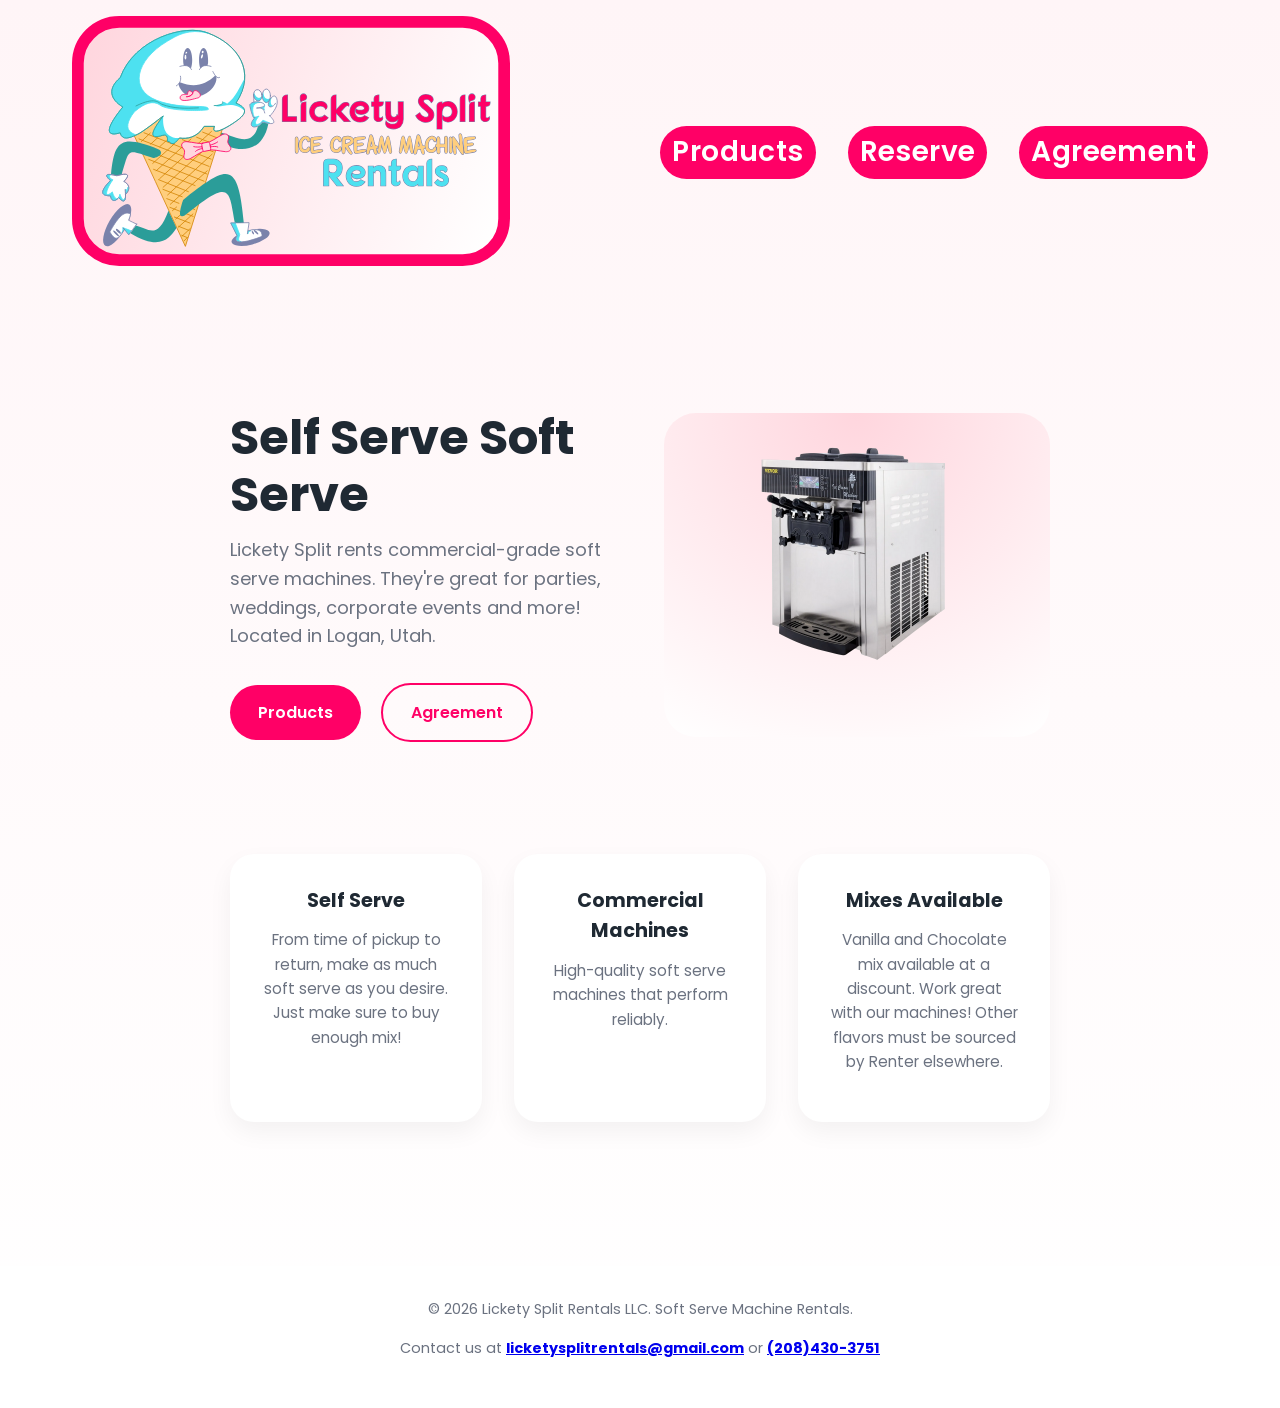
<file: index.html>
<!DOCTYPE html>
<html lang="en">
<head>
  <meta charset="UTF-8" />
  <meta name="viewport" content="width=device-width, initial-scale=1.0" />
  <title>Lickety Split | Soft Serve Machine Rentals</title>
  <meta name="description" content="Lickety Split rents premium soft serve ice cream machines for parties, events, and businesses." />
  <link href="https://fonts.googleapis.com/css2?family=Poppins:wght@300;400;600;700&display=swap" rel="stylesheet">
  
  <link rel="stylesheet" href="/assets/css/styles.css">
</head>
<body>

  <header class="site-header">
    <div class="logo" >
      <a href="/"><img src="/assets/img/LicketySplitLogo.svg" alt="Licket Split Logo" /></a>
    </div>
    <nav class="desktop-nav">
      
      <a href="/products.html">Products</a>
      <a href="/available.html">Reserve</a>
      <a href="/rental_agreement.html">Agreement</a>
    </nav>

    <button class="menu-toggle" aria-label="Open menu">
      Menu
    </button>

    <nav class="mobile-nav">
      <button class="close-menu menu-toggle">
        Close Menu
      </button>
      <a href="/" class="cta active">Home</a>
      
      <a href="/products.html" class="cta">Products</a>
      <a href="/available.html" class="cta">Reserve</a>
      <a href="/rental_agreement.html" class="cta">Agreement</a>
    </nav>
  </header>

  <main>
    <section class="hero">
      <div>
        <h1>Self Serve Soft Serve</h1>
        <p>
          Lickety Split rents commercial-grade soft serve machines. They're great for parties, weddings,
          corporate events and more! Located in Logan, Utah.
        </p>
        <a href="products.html" class="cta">Products</a>
        <a href="rental_agreement.html" class="cta secondary">Agreement</a>
      </div>
      <div class="hero-image"><img src="assets/img/doubleswirl.png" alt="Double Swirl Soft Serve Machine" width="200"></div>
    </section>

    <section id="features" class="features">
      <div class="feature">
        <h3>Self Serve</h3>
        <p>From time of pickup to return, make as much soft serve as you desire. Just make sure to buy enough mix!</p>
      </div>
      <div class="feature">
        <h3>Commercial Machines</h3>
        <p>High-quality soft serve machines that perform reliably.</p>
      </div>
      <div class="feature">
        <h3>Mixes Available</h3>
        <p>Vanilla and Chocolate mix available at a discount. Work great with our machines! Other flavors must be sourced by Renter elsewhere.</p>
      </div>
    </section>
  </main>

  <footer id="contact">
    <p>© 2026 Lickety Split Rentals LLC. Soft Serve Machine Rentals.</p>
    <p>Contact us at <strong><a href="mailto:licketysplitrentals@gmail.com">licketysplitrentals@gmail.com</a></strong> 
      or <strong><a href="tel:+12084303751">(208)430-3751</a></strong></p>
  </footer>

  <script src="/assets/js/nav-menu.js"></script>

</body>
</html>
</file>
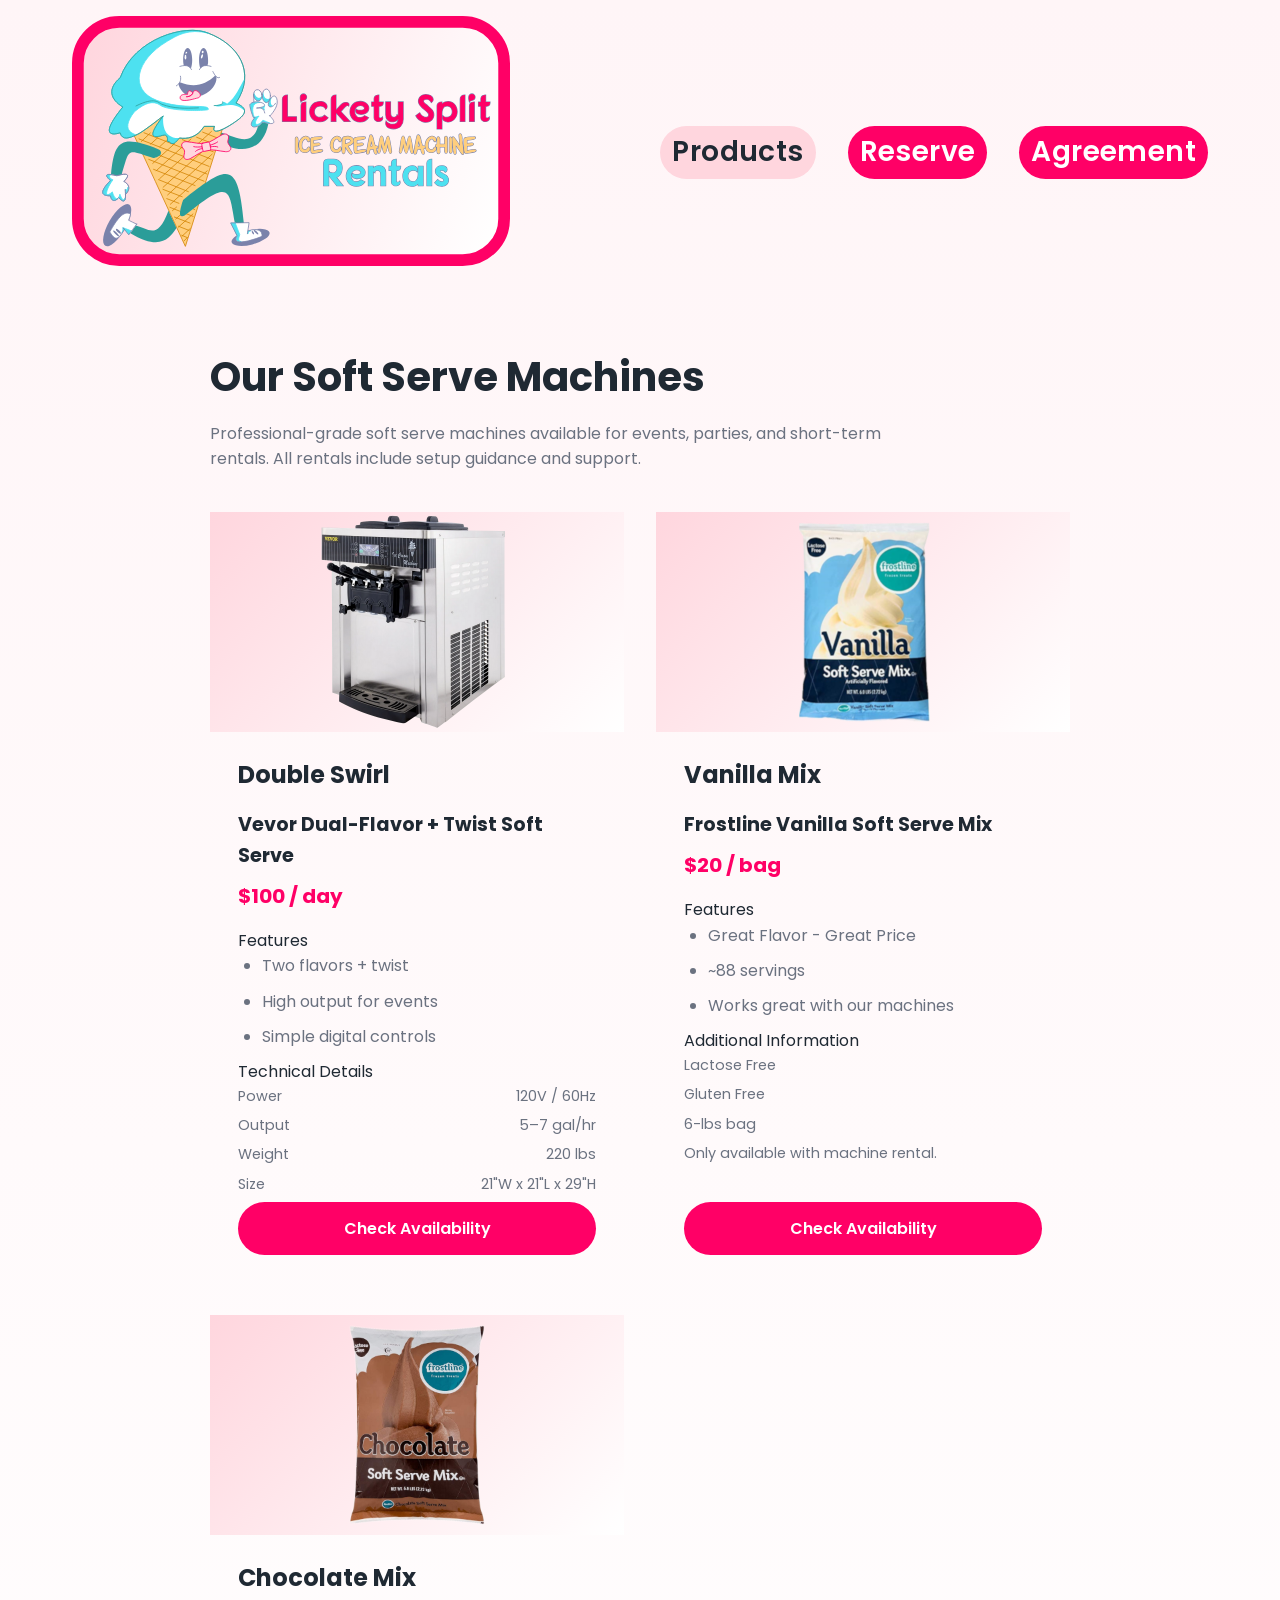
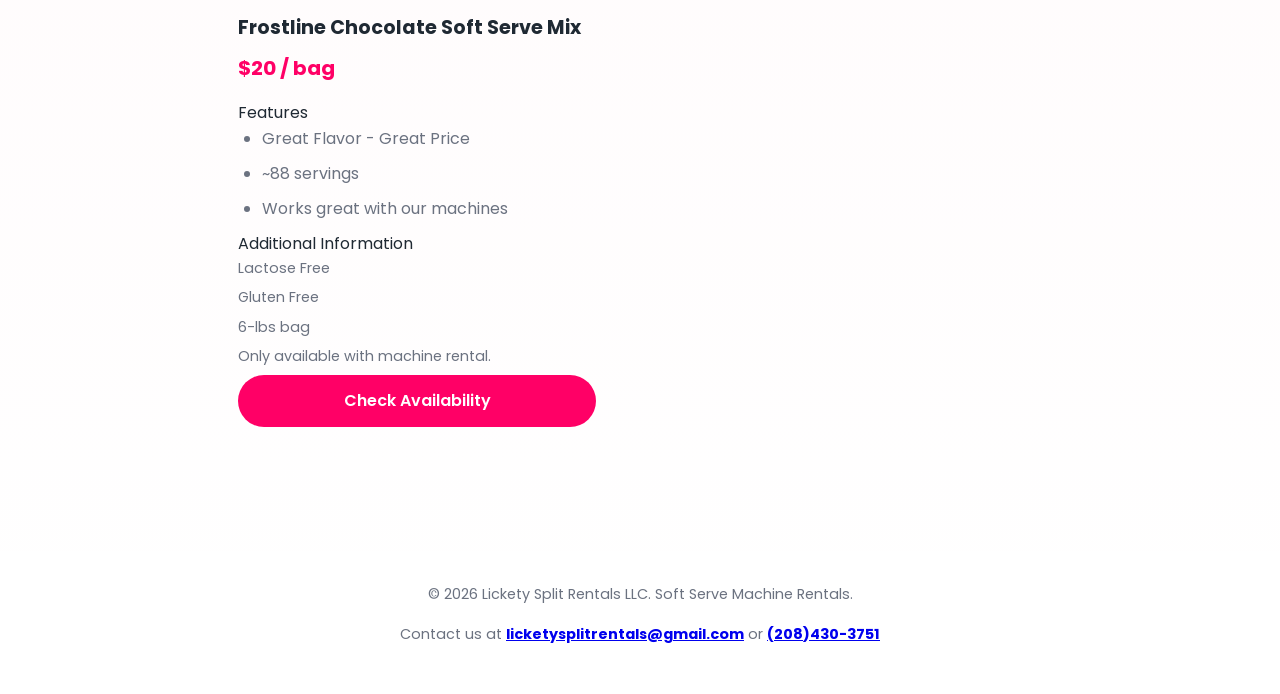
<file: products.html>
<!DOCTYPE html>
<html lang="en">
<head>
  <meta charset="UTF-8" />
  <meta name="viewport" content="width=device-width, initial-scale=1.0" />
  <title>Lickety Split | Our Machines</title>

  <link href="https://fonts.googleapis.com/css2?family=Poppins:wght@300;400;600;700&display=swap" rel="stylesheet">
  <link rel="stylesheet" href="/assets/css/styles.css">
  <style>
    .machine-grid {
    display: grid;
    grid-template-columns: repeat(auto-fit, minmax(300px, 1fr));
    gap: 2rem;
    }


    .machine-card {
    overflow: hidden;
    display: flex;
    flex-direction: column;
    }


    .machine-image {
    background: linear-gradient(135deg, var(--secondary), #fff);
    height: 220px;
    display: flex;
    align-items: center;
    justify-content: center;
    font-size: 5rem;
    }


    .machine-content {
    padding: 1.5rem 1.75rem 1.75rem;
    flex: 1;
    display: flex;
    flex-direction: column;
    }


    .price {
    font-size: 1.25rem;
    font-weight: 700;
    color: var(--primary);
    margin-bottom: 1rem;
    }


    .tech {
    font-size: 0.9rem;
    color: var(--gray);
    }


    .tech div {
    display: flex;
    justify-content: space-between;
    margin-bottom: 0.4rem;
    }
  </style>
</head>
<body>

  <header class="site-header">
    <div class="logo" >
      <a href="/"><img src="/assets/img/LicketySplitLogo.svg" alt="Licket Split Logo" /></a>
    </div>
    <nav class="desktop-nav">
      
      <a href="/products.html" class="active">Products</a>
      <a href="/available.html">Reserve</a>
      <a href="/rental_agreement.html">Agreement</a>
    </nav>

    <button class="menu-toggle" aria-label="Open menu">
      Menu
    </button>

    <nav class="mobile-nav">
      <button class="close-menu menu-toggle">
        Close Menu
      </button>
      <a href="/" class="cta">Home</a>
      
      <a href="/products.html" class="cta active">Products</a>
      <a href="/available.html" class="cta">Reserve</a>
      <a href="/rental_agreement.html" class="cta">Agreement</a>
    </nav>
  </header>

  <main>
    <h1>Our Soft Serve Machines</h1>
    <p class="subtitle">
      Professional-grade soft serve machines available for events, parties, and short-term rentals.
      All rentals include setup guidance and support.
    </p>

    <div class="machine-grid">

      <!-- Machine Card -->
      <div class="machine-card">
        <div class="machine-image"><img src="assets/img/doubleswirl.png" alt="Double Swirl Soft Serve Machine" width="200"></div>
        <div class="machine-content">
          <h2>Double Swirl</h2>
          <h3>Vevor Dual-Flavor + Twist Soft Serve</h3>
          
          <div class="price">$100 / day</div>

          <div class="section-title">Features</div>
          <ul>
            <li>Two flavors + twist</li>
            <li>High output for events</li>
            <li>Simple digital controls</li>
          </ul>

          <div class="section-title">Technical Details</div>
          <div class="tech">
            <div><span>Power</span><span>120V / 60Hz</span></div>
            <div><span>Output</span><span>5–7 gal/hr</span></div>
            <div><span>Weight</span><span>220 lbs</span></div>
            <div><span>Size</span><span>21"W x 21"L x 29"H</span></div>
          </div>

          <div class="spacer"></div>
          <a href="available.html" class="btn">Check Availability</a>
        </div>
      </div>

      <div class="machine-card">
        <div class="machine-image"><img src="assets/img/frostline_vanilla.png" alt="Frostline Vanilla Soft Serve Dry Mix" width="200"></div>
        <div class="machine-content">
          <h2>Vanilla Mix</h2>
          <h3>Frostline Vanilla Soft Serve Mix</h3>
          
          <div class="price">$20 / bag</div>

          <div class="section-title">Features</div>
          <ul>
            <li>Great Flavor - Great Price</li>
            <li>~88 servings</li>
            <li>Works great with our machines</li>
          </ul>

          <div class="section-title">Additional Information</div>
          <div class="tech">
            <div><span>Lactose Free</span></div>
            <div><span>Gluten Free</span></div>
            <div><span>6-lbs bag</span></div>
            <div><span>Only available with machine rental.</span></div>
          </div>

          <div class="spacer"></div>
          <a href="available.html" class="btn">Check Availability</a>
        </div>
      </div>
      
      <div class="machine-card">
        <div class="machine-image"><img src="assets/img/frostline_chocolate.png" alt="Frostline Chocolate Soft Serve Dry Mix" width="200"></div>
        <div class="machine-content">
          <h2>Chocolate Mix</h2>
          <h3>Frostline Chocolate Soft Serve Mix</h3>
          
          <div class="price">$20 / bag</div>

          <div class="section-title">Features</div>
          <ul>
            <li>Great Flavor - Great Price</li>
            <li>~88 servings</li>
            <li>Works great with our machines</li>
          </ul>

          <div class="section-title">Additional Information</div>
          <div class="tech">
            <div><span>Lactose Free</span></div>
            <div><span>Gluten Free</span></div>
            <div><span>6-lbs bag</span></div>
            <div><span>Only available with machine rental.</span></div>
          </div>

          <div class="spacer"></div>
          <a href="available.html" class="btn">Check Availability</a>
        </div>
      </div>

    </div>
  </main>

  <footer>
    <p>© 2026 Lickety Split Rentals LLC. Soft Serve Machine Rentals.</p>
    <p>Contact us at <strong><a href="mailto:licketysplitrentals@gmail.com">licketysplitrentals@gmail.com</a></strong> or <strong><a href="tel:+12084303751">(208)430-3751</a></strong></p>
  </footer>

  <script src="/assets/js/nav-menu.js"></script>

</body>
</html>
</file>
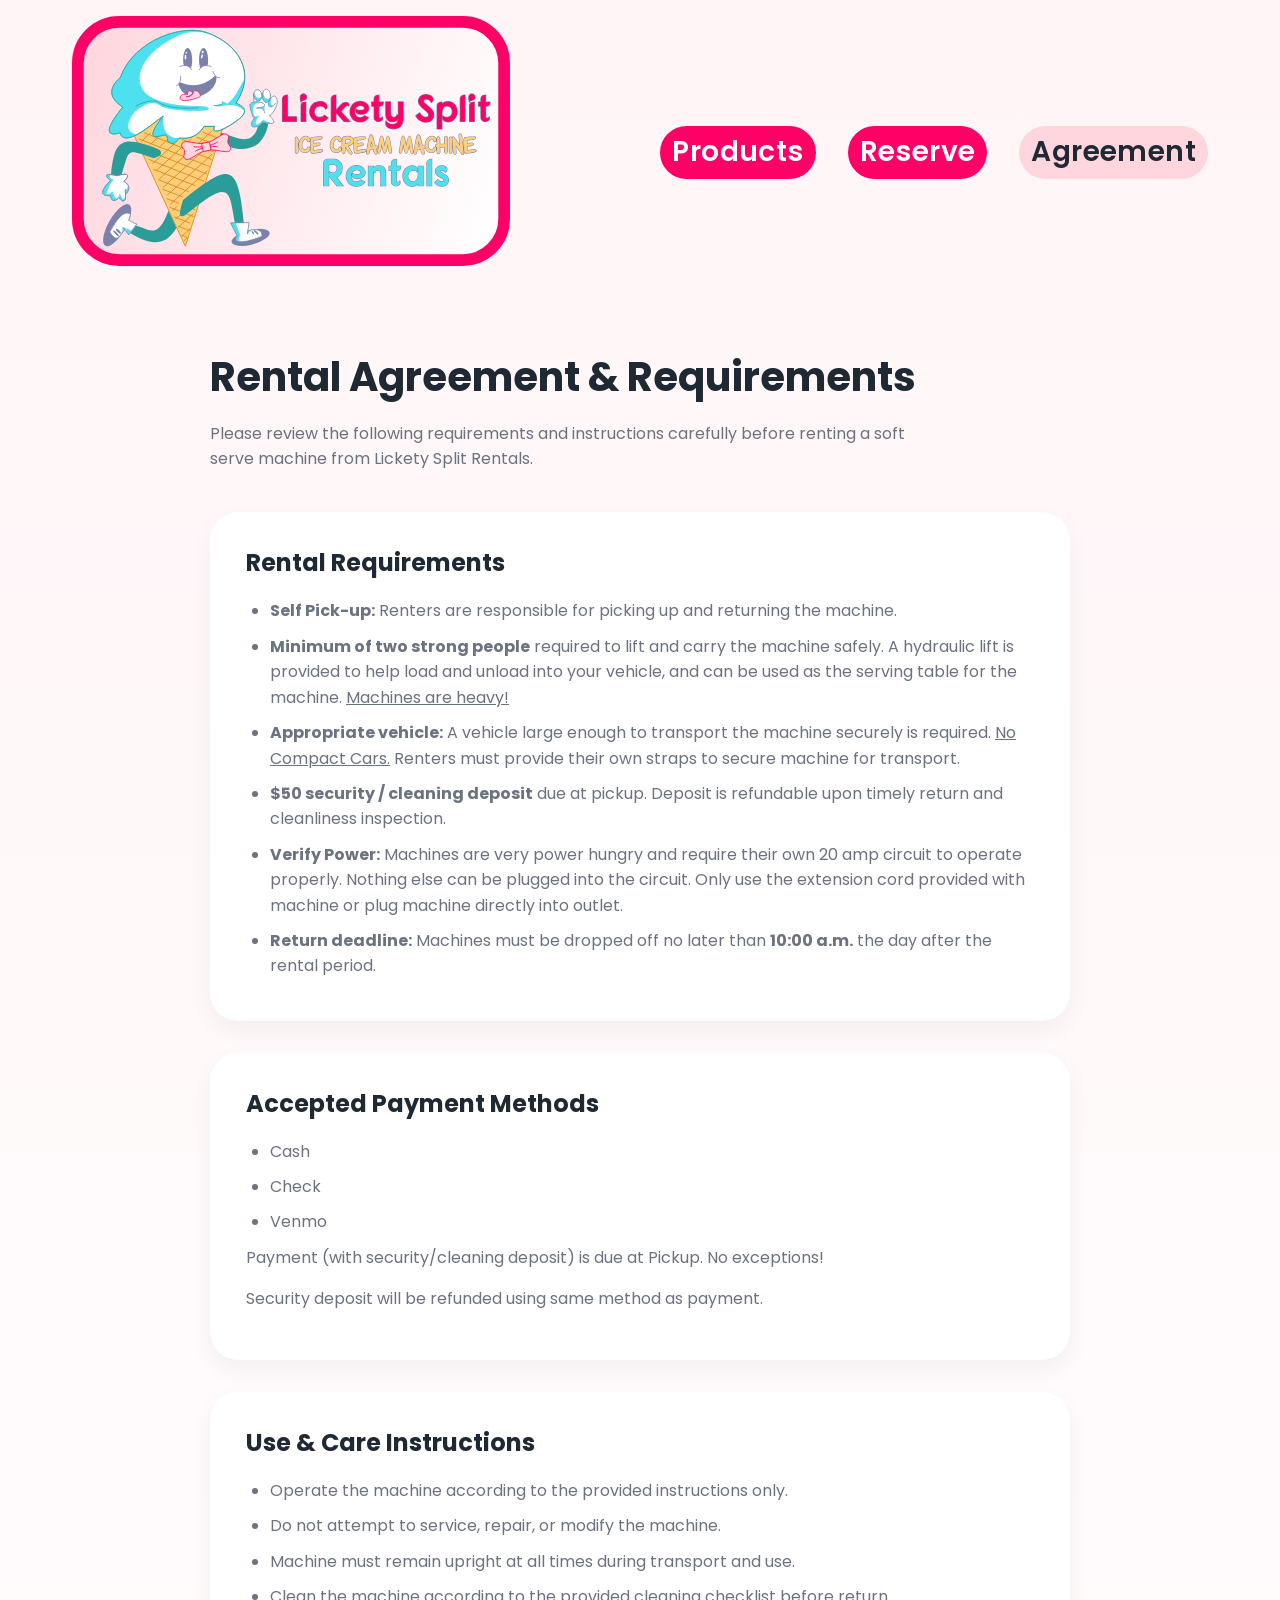
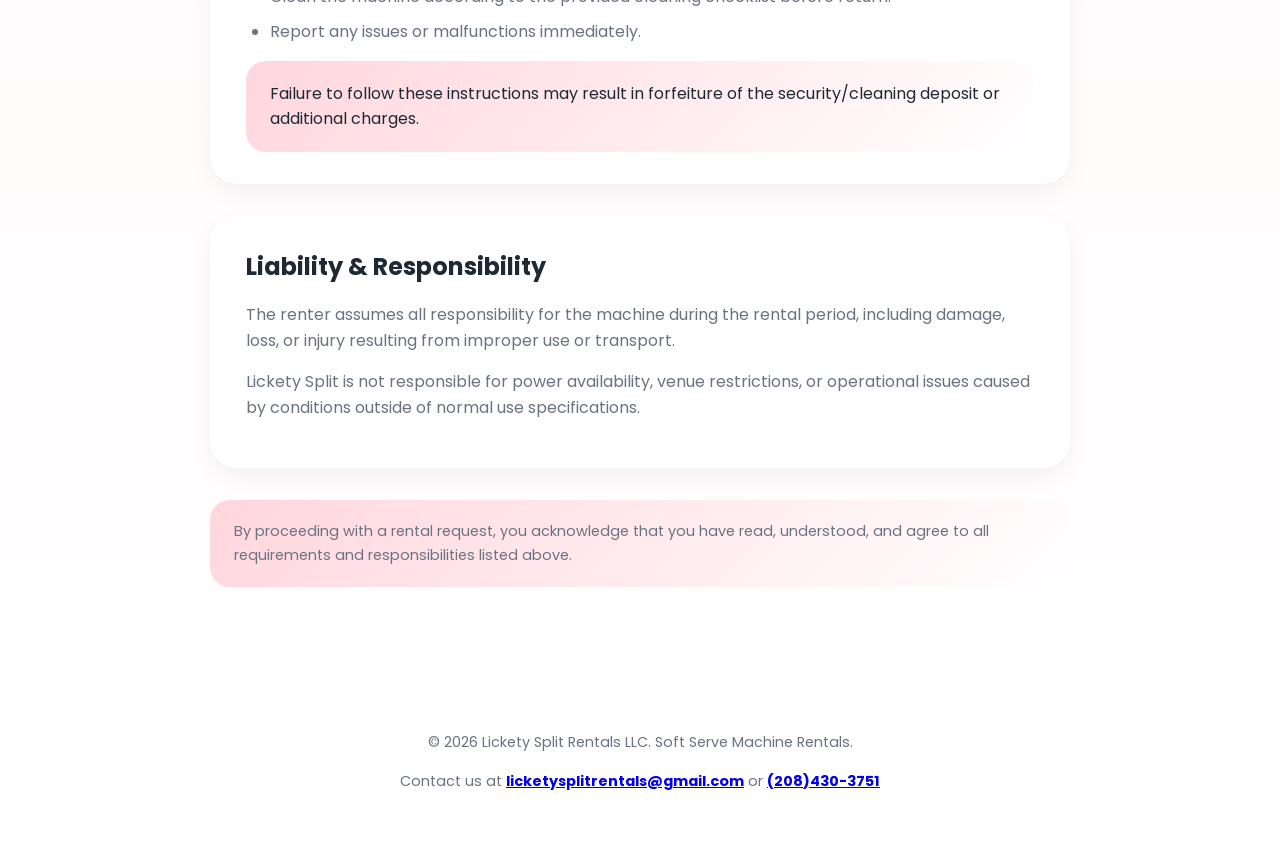
<file: rental_agreement.html>
<!DOCTYPE html>
<html lang="en">
<head>
  <meta charset="UTF-8" />
  <meta name="viewport" content="width=device-width, initial-scale=1.0" />
  <title>Lickety Split | Rental Agreement</title>

  <link href="https://fonts.googleapis.com/css2?family=Poppins:wght@300;400;600;700&display=swap" rel="stylesheet">
  <link rel="stylesheet" href="/assets/css/styles.css">
  
</head>
<body>

  <header class="site-header">
    <div class="logo" >
      <a href="/"><img src="/assets/img/LicketySplitLogo.svg" alt="Licket Split Logo" /></a>
    </div>
    <nav class="desktop-nav">
      
      <a href="/products.html">Products</a>
      <a href="/available.html">Reserve</a>
      <a href="/rental_agreement.html" class="active">Agreement</a>
    </nav>

    <button class="menu-toggle" aria-label="Open menu">
      Menu
    </button>

    <nav class="mobile-nav">
      <button class="close-menu menu-toggle">
        Close Menu
      </button>
      <a href="/" class="cta">Home</a>
      
      <a href="/products.html" class="cta">Products</a>
      <a href="/available.html" class="cta">Reserve</a>
      <a href="/rental_agreement.html" class="cta active">Agreement</a>
    </nav>
  </header>

  <main>
    <h1>Rental Agreement & Requirements</h1>
    <p class="subtitle">
      Please review the following requirements and instructions carefully before renting a soft serve machine from Lickety Split Rentals.
    </p>

    <div class="card">
      <h2>Rental Requirements</h2>
      <ul>
        <li><strong>Self Pick-up:</strong> Renters are responsible for picking up and returning the machine.</li>
        <li><strong>Minimum of two strong people</strong> required to lift and carry the machine safely. A hydraulic lift is provided to help load and unload into your vehicle, and can be used as the serving table for the machine. <u>Machines are heavy!</u></li>
        <li><strong>Appropriate vehicle:</strong> A vehicle large enough to transport the machine securely is required. <u>No Compact Cars.</u> Renters must provide their own straps to secure machine for transport.</li>
        <li><strong>$50 security / cleaning deposit</strong> due at pickup. Deposit is refundable upon timely return and cleanliness inspection.</li>
        <li><strong>Verify Power:</strong> Machines are very power hungry and require their own 20 amp circuit to operate properly. Nothing else can be plugged into the circuit. Only use the extension cord provided with machine or plug machine directly into outlet.</li>
        <li><strong>Return deadline:</strong> Machines must be dropped off no later than <strong>10:00 a.m.</strong> the day after the rental period.</li>
      </ul>
    </div>

    <div class="card">
      <h2>Accepted Payment Methods</h2>
      <ul>
        <li>Cash</li>
        <li>Check</li>
        <li>Venmo</li>
      </ul>
      <p>Payment (with security/cleaning deposit) is due at Pickup. No exceptions!</p>
      <p>Security deposit will be refunded using same method as payment.</p>
    </div>

    <div class="card">
      <h2>Use & Care Instructions</h2>
      <ul>
        <li>Operate the machine according to the provided instructions only.</li>
        <li>Do not attempt to service, repair, or modify the machine.</li>
        <li>Machine must remain upright at all times during transport and use.</li>
        <li>Clean the machine according to the provided cleaning checklist before return.</li>
        <li>Report any issues or malfunctions immediately.</li>
      </ul>

      <div class="highlight">
        Failure to follow these instructions may result in forfeiture of the security/cleaning deposit or additional charges.
      </div>
    </div>

    <div class="card">
      <h2>Liability & Responsibility</h2>
      <p>
        The renter assumes all responsibility for the machine during the rental period, including damage, loss, or injury
        resulting from improper use or transport.
      </p>
      <p>
        Lickety Split is not responsible for power availability, venue restrictions, or operational issues caused by
        conditions outside of normal use specifications.
      </p>
    </div>

    <p class="acknowledge highlight">
      By proceeding with a rental request, you acknowledge that you have read, understood, and agree to all requirements
      and responsibilities listed above.
    </p>
  </main>

  <footer>
    <p>© 2026 Lickety Split Rentals LLC. Soft Serve Machine Rentals.</p>
    <p>Contact us at <strong><a href="mailto:licketysplitrentals@gmail.com">licketysplitrentals@gmail.com</a></strong> or <strong><a href="tel:+12084303751">(208)430-3751</a></strong></p>
  </footer>

  <script src="/assets/js/nav-menu.js"></script>

</body>
</html>
</file>
<file: assets/css/styles.css>
/*
  Lickety Split – Global Stylesheet
  Shared across index, machines, availability, and rental agreement pages
*/

:root {
  --primary: #ff0066;
  --secondary: #ffd6de;
  --dark: #1f2933;
  --light: #ffffff;
  --gray: #6b7280;
  --border: #e5e7eb;
  --blue: #4de1f0;
}

/* Reset & Base */
* {
  box-sizing: border-box;
  margin: 0;
  padding: 0;
}

body {
  font-family: 'Poppins', sans-serif;
  color: var(--dark);
  background: linear-gradient(180deg, #fff5f7, #ffffff);
  line-height: 1.6;
}

img {
  max-width: 100%;
}

/* Layout */
header {
  padding: 1.5rem 1.25rem;
  display: flex;
  justify-content: space-between;
  align-items: center;
  max-width: 1200px;
  margin: 0 auto;
}

main {
      max-width: 900px;
      margin: 0 auto;
      padding: 2.5rem 1.25rem 3rem;
    }

footer {
  background: #fff;
  padding: 2rem 1.25rem;
  text-align: center;
  color: var(--gray);
  font-size: 0.9rem;
  margin-top: 3rem;
}

/* Typography */
.logo a {
  font-size: 3rem;
  font-weight: 700;
  color: var(--primary);
  text-decoration: none;
}

.logo img {
  height: 250px;
  width: auto;
}

.site-header {
  display: flex;
  justify-content: space-between;
  align-items: center;
  padding: 1rem 2rem;
  color: var(--light);
}

.desktop-nav {
  display: flex;
  align-items: center;
  gap: 0.5rem;
}

.desktop-nav a {
  text-decoration: none;
  font-size: 1.75rem;
  font-weight: 600;
  letter-spacing: 0.4px;
  color: var(--light);
  padding: 0.25rem 0.75rem;
  border-radius: 2rem;
  background-color: var(--primary);
  transition: 
    background 0.2s ease,
    color 0.2s ease,
    transform 0.15s ease;
}

.desktop-nav a:hover {
  background: rgba(255,255,255,0.08);
  color: var(--primary);
  outline: solid 1px var(--primary);
}

a.active {
  background: var(--secondary);
  color: var(--dark);
}

.logo {
  flex: 0 0 auto;
}

h1 {
  font-size: 2.5rem;
  margin-bottom: 0.75rem;
}

h2 {
  font-size: 1.5rem;
  margin-bottom: 1rem;
}

h3 {
  font-size: 1.2rem;
  margin-bottom: 0.5rem;
}

p {
  margin-bottom: 1rem;
  color: var(--gray);
}

.subtitle {
  color: var(--gray);
  margin-bottom: 2.5rem;
  max-width: 700px;
}

/* Navigation */
nav a {
  margin-left: 1.5rem;
  text-decoration: none;
  color: var(--dark);
  font-weight: 500;
}

nav a:hover {
  color: var(--primary);
}

/* Hide mobile nav by default */
.mobile-nav {
  position: fixed;
  top: 0;
  right: -100%;
  width: 280px;
  height: 100%;
  background: #5e5e5e;
  display: flex;
  flex-direction: column;
  padding: 2rem;
  gap: 1.5rem;
  transition: right 0.3s ease;
  z-index: 1000;
}

.mobile-nav.active {
  right: 0;
}

.menu-toggle {
  display: none;
}


/* Cards */
.card {
  background: var(--light);
  border-radius: 1.75rem;
  padding: 2rem 2.25rem;
  box-shadow: 0 10px 25px rgba(0,0,0,0.05);
  margin-bottom: 2rem;
}

.acknowledge {
  margin-top: 2rem;
  font-size: 0.9rem;
  color: var(--gray);
}

/* Buttons */
.btn {
  display: inline-block;
  padding: 0.85rem 1.75rem;
  border-radius: 999px;
  background: var(--primary);
  color: var(--light);
  text-decoration: none;
  font-weight: 600;
  border: none;
  cursor: pointer;
  text-align: center;
}

.btn:hover {
  opacity: 0.9;
}

.btn.secondary {
  background: transparent;
  color: var(--primary);
  border: 2px solid var(--primary);
}

/* Forms */
label {
  display: block;
  font-weight: 500;
  margin-bottom: 0.25rem;
}

input, select, textarea {
  width: 100%;
  padding: 0.6rem 0.75rem;
  border-radius: 0.75rem;
  border: 1px solid var(--border);
  font-family: inherit;
  margin-bottom: 1rem;
}

select[multiple] {
  min-height: 120px;
}

/* Lists */
ul {
  padding-left: 1.5rem;
  color: var(--gray);
}

ul li {
  margin-bottom: 0.6rem;
}

/* Utility */
.spacer {
  flex: 1;
}

.highlight {
  background: linear-gradient(135deg, var(--secondary), #fff);
  border-radius: 1.25rem;
  padding: 1.25rem 1.5rem;
  margin-top: 1rem;
}

.hero {
  max-width: 1200px;
  margin: 0 auto;
  padding: 4rem 1.25rem;
  display: grid;
  grid-template-columns: 1fr 1fr;
  gap: 3rem;
  align-items: center;
}


.hero h1 {
font-size: 3rem;
line-height: 1.2;
}


.hero p {
font-size: 1.125rem;
margin-bottom: 2rem;
}


.hero-image {
background: radial-gradient(circle at top, var(--secondary), #fff);
border-radius: 2rem;
padding: 2rem;
text-align: center;
font-size: 6rem;
}

.cta {
  display: inline-block;
  padding: 0.9rem 1.75rem;
  margin-left: auto;
  margin-right: auto;
  background: var(--primary);
  color: var(--light);
  border-radius: 999px;
  font-weight: 600;
  text-decoration: none;
}

.cta.secondary {
  background: transparent;
  color: var(--primary);
  border: 2px solid var(--primary);
  margin-left: 1rem;
}

section.features {
  max-width: 1200px;
  margin: 0 auto;
  padding: 3rem 1.25rem;
  display: grid;
  grid-template-columns: repeat(3, 1fr);
  gap: 2rem;
}

.feature {
  background: var(--light);
  border-radius: 1.5rem;
  padding: 2rem;
  box-shadow: 0 10px 25px rgba(0,0,0,0.05);
  text-align: center;
}

.feature h3 {
  margin-bottom: 0.75rem;
}

.feature p {
  color: var(--gray);
  font-size: 0.95rem;
}

.features {
  max-width: 1200px;
  margin: 0 auto;
  padding: 3rem 1.25rem;
  display: grid;
  grid-template-columns: repeat(3, 1fr);
  gap: 2rem;
}

/* Responsive */
@media (max-width: 1028px) {
  .hero {
    grid-template-columns: 1fr;
    text-align: center;
  }

  .cta.secondary {
    display: inline-block;
    margin: 1rem auto 0;
  }

  section.features {
    grid-template-columns: 1fr;
  }

  .features {
    grid-template-columns: 1fr;
  }

  nav {
    display: none;
  }

  main {
    padding-top: 2rem;
  }

  h1 {
    font-size: 2rem;
  }

  .logo img {
    height: 175px;
  }

  .desktop-nav {
    display: none;
  }

  .site-header {
    flex-direction: column;
    align-items: center;   /* center logo + button */
    gap: 0.75rem;
  }

  .menu-toggle {
    display: block;
    padding: 0.85rem 1.75rem;
    border-radius: 999px;
    background: var(--light);
    color: var(--primary);
    text-decoration: none;
    font-weight: 600;
    font-size: 1rem;
    border: solid var(--primary) 2px;
    cursor: pointer;
    text-align: center;
  }
  
}
</file>
